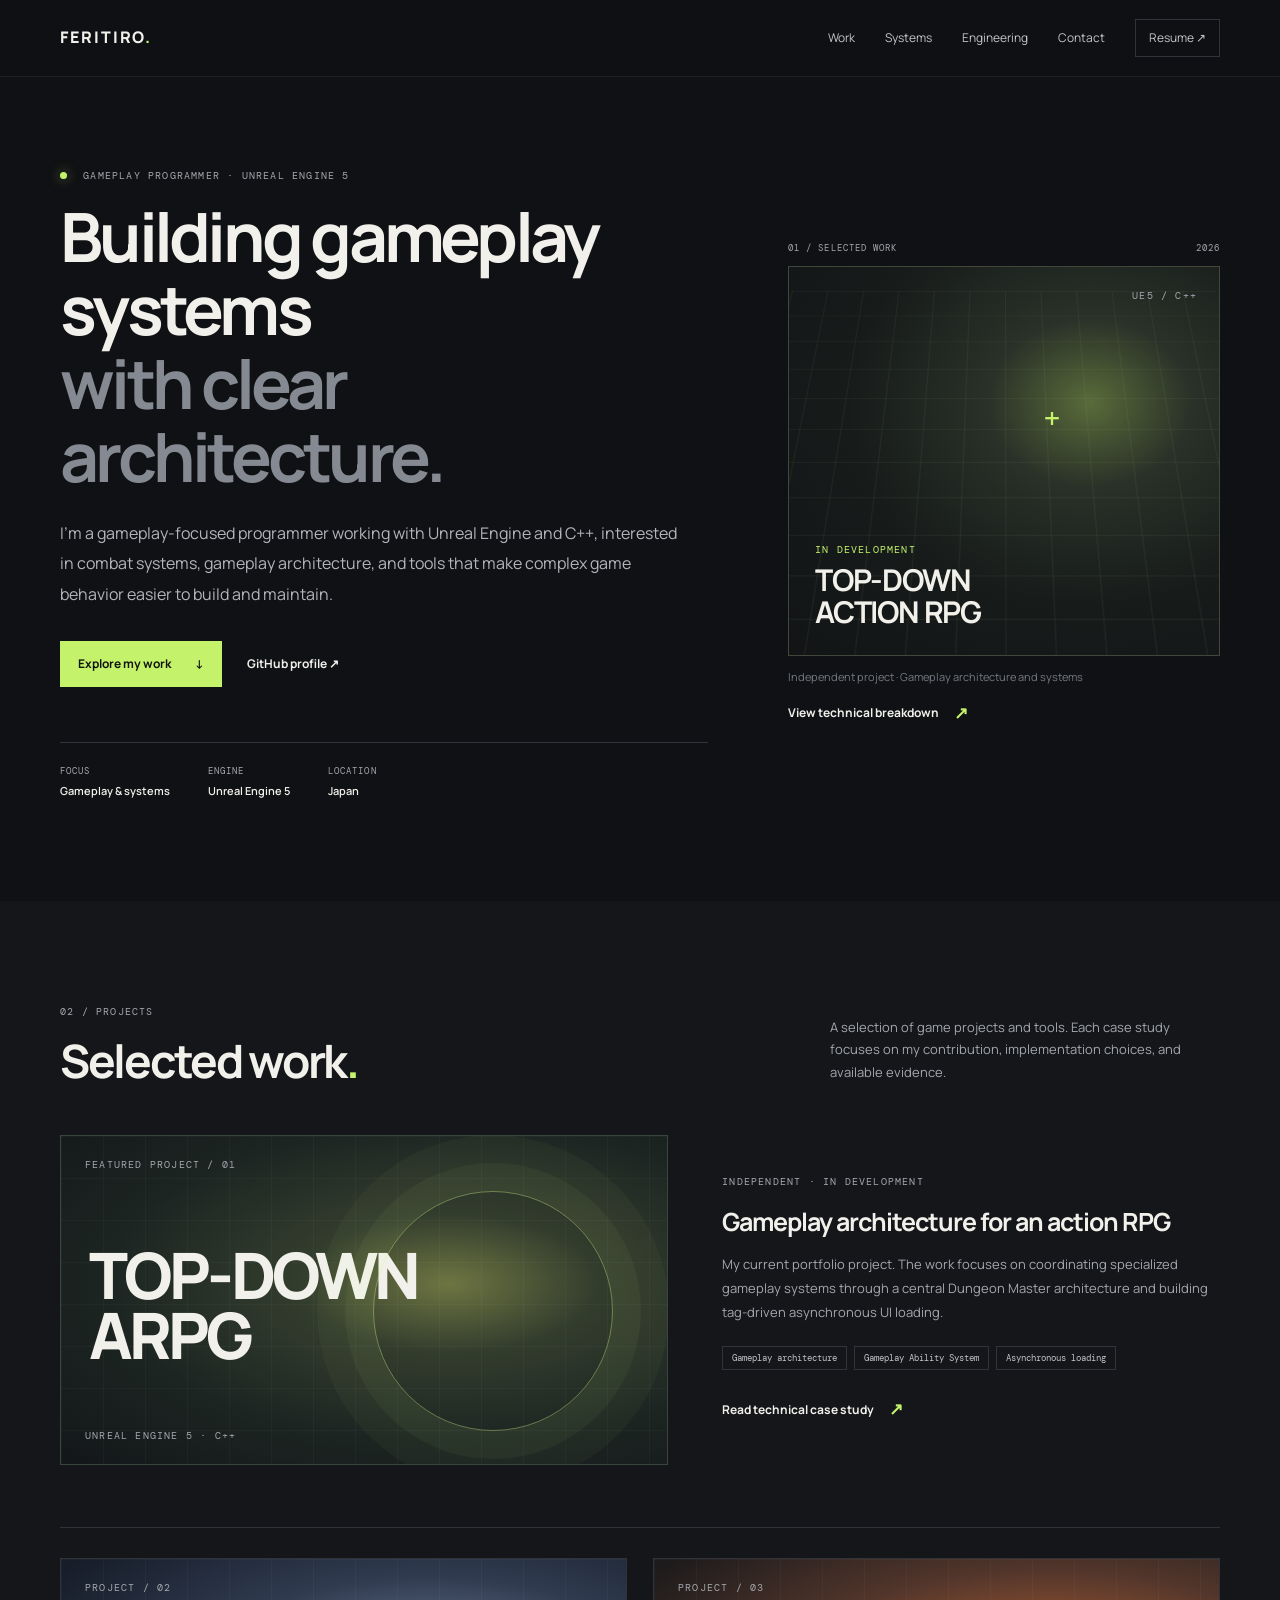
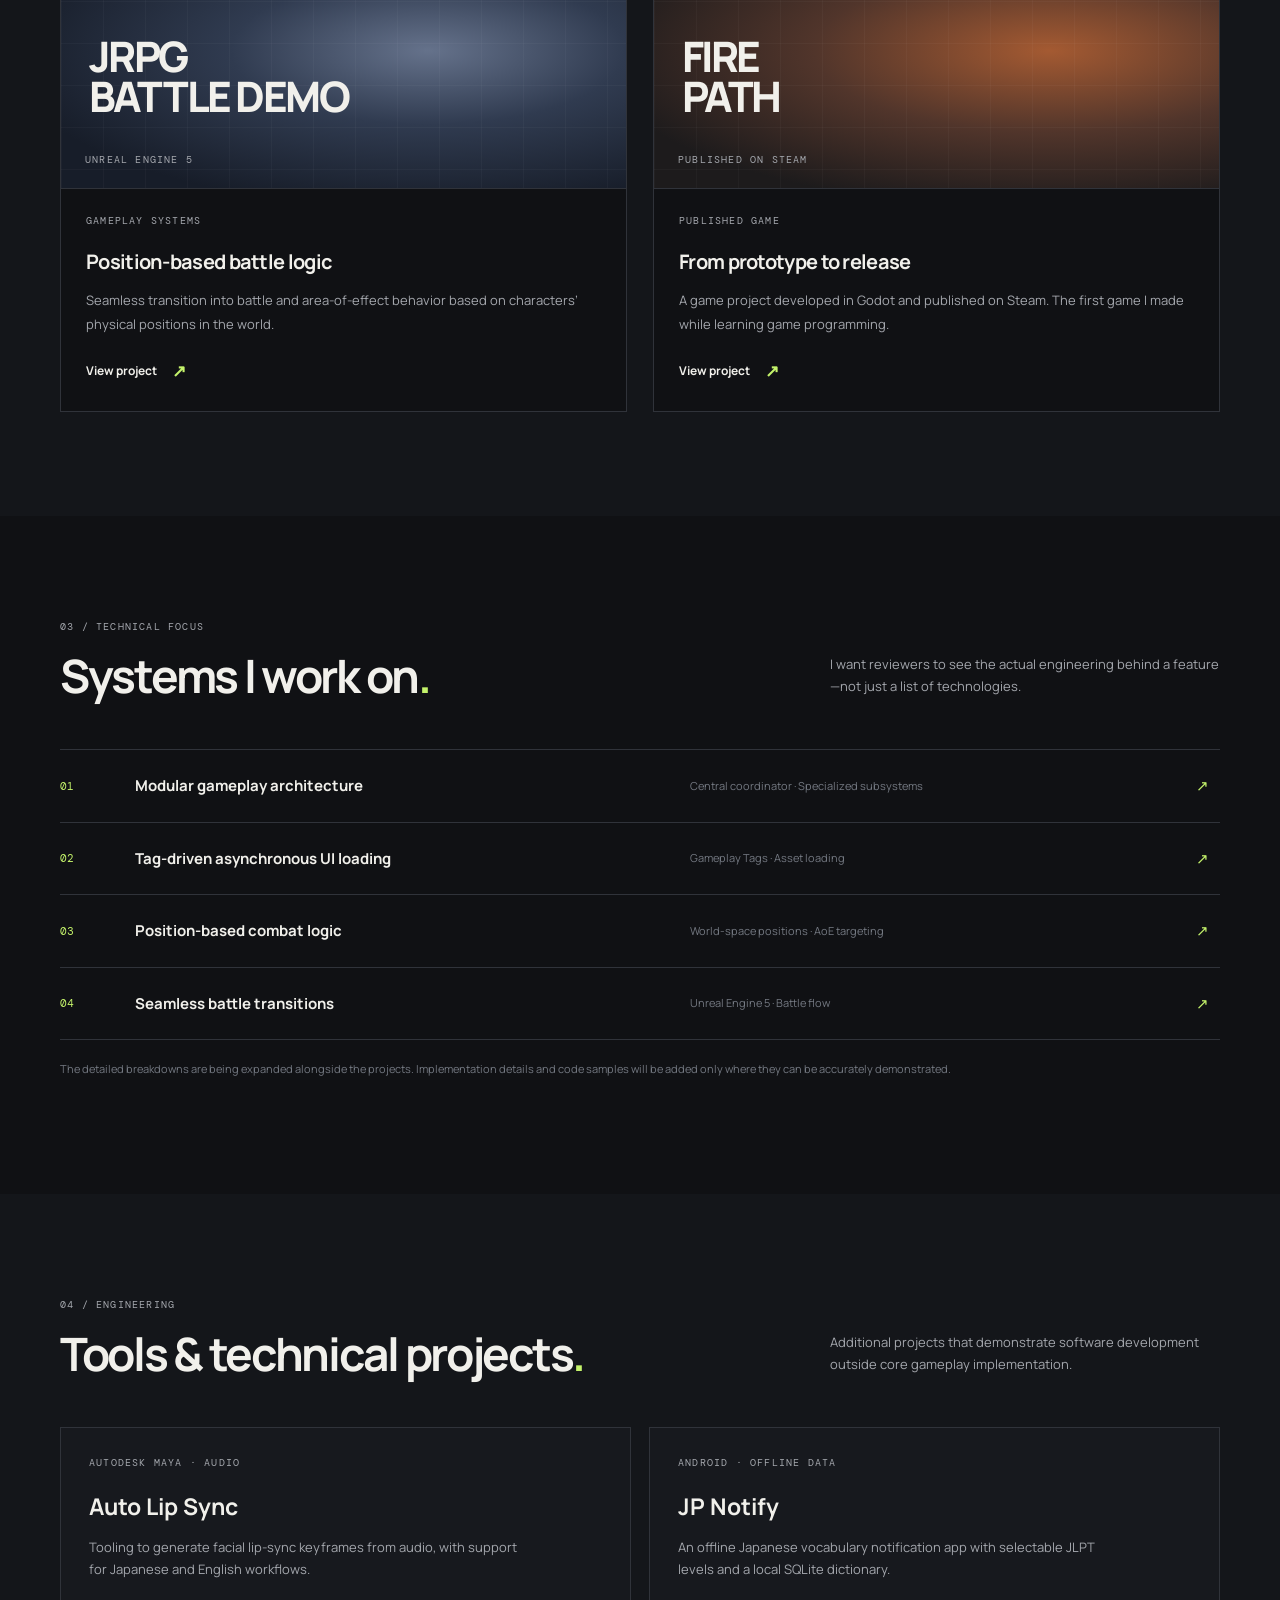
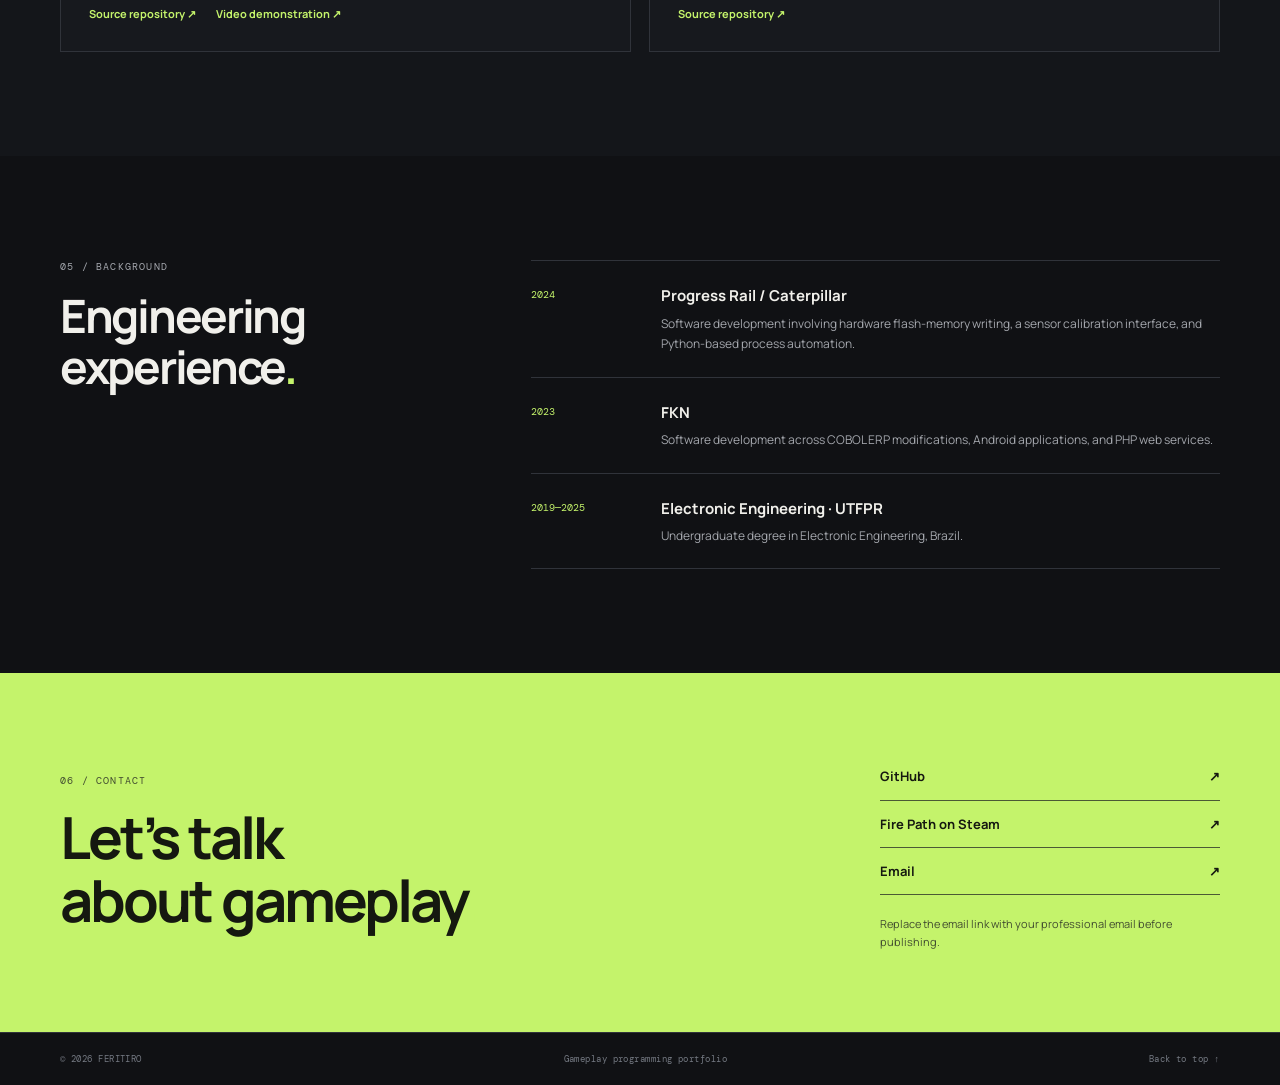
<file: index.html>
<!doctype html>
<html lang="en">
<head>
  <meta charset="utf-8">
  <meta name="viewport" content="width=device-width, initial-scale=1">
  <meta name="description" content="Gameplay programming portfolio of Feritiro — Unreal Engine, C++, gameplay architecture and systems.">
  <meta name="theme-color" content="#101114">
  <title>Feritiro — Gameplay Programmer</title>
  <link rel="preconnect" href="https://fonts.googleapis.com">
  <link rel="preconnect" href="https://fonts.gstatic.com" crossorigin>
  <link href="https://fonts.googleapis.com/css2?family=DM+Mono:wght@400;500&family=Manrope:wght@400;500;600;700;800&display=swap" rel="stylesheet">
  <link rel="stylesheet" href="css/main.css">
  <script src="js/main.js" defer></script>
</head>
<body>
  <a class="skip-link" href="#main">Skip to content</a>
  <header class="site-header">
    <div class="container header-inner">
      <a class="wordmark" href="index.html" aria-label="Feritiro home">FERITIRO<span>.</span></a>
      <button class="nav-toggle" aria-expanded="false" aria-controls="primary-nav" aria-label="Toggle navigation"><span></span><span></span></button>
      <nav id="primary-nav" class="primary-nav" aria-label="Main navigation">
        <a href="#work">Work</a>
        <a href="#systems">Systems</a>
        <a href="#engineering">Engineering</a>
        <a href="#contact">Contact</a>
        <a class="nav-resume" href="assets/Fernando_Nishimura_Resume.pdf" target="_blank" rel="noreferrer">Resume ↗</a>
      </nav>
    </div>
  </header>

  <main id="main">
    <section class="hero section">
      <div class="container hero-grid">
        <div class="hero-copy">
          <p class="eyebrow"><span class="status-dot"></span> GAMEPLAY PROGRAMMER · UNREAL ENGINE 5</p>
          <h1>Building gameplay systems<br><span class="muted">with clear architecture.</span></h1>
          <p class="hero-lede">I’m a gameplay-focused programmer working with Unreal Engine and C++, interested in combat systems, gameplay architecture, and tools that make complex game behavior easier to build and maintain.</p>
          <div class="hero-actions">
            <a class="button button-primary" href="#work">Explore my work <span>↓</span></a>
            <a class="text-link" href="https://github.com/feritiro" target="_blank" rel="noreferrer">GitHub profile ↗</a>
          </div>
          <div class="hero-meta">
            <div><span class="meta-label">FOCUS</span><strong>Gameplay & systems</strong></div>
            <div><span class="meta-label">ENGINE</span><strong>Unreal Engine 5</strong></div>
            <div><span class="meta-label">LOCATION</span><strong>Japan</strong></div>
          </div>
        </div>
        <aside class="hero-aside">
          <div class="aside-topline"><span>01 / SELECTED WORK</span><span>2026</span></div>
          <div class="hero-art art-arpg">
            <div class="art-grid"></div>
            <div class="art-crosshair">+</div>
            <div class="art-label"><span>IN DEVELOPMENT</span><strong>TOP-DOWN<br> ACTION RPG</strong></div>
            <div class="art-index">UE5 / C++</div>
          </div>
          <p class="aside-caption">Independent project · Gameplay architecture and systems</p>
          <a class="arrow-link" href="projects/arpg.html">View technical breakdown <span>↗</span></a>
        </aside>
      </div>
    </section>

    <section id="work" class="section work-section">
      <div class="container">
        <div class="section-heading">
          <div><p class="eyebrow">02 / PROJECTS</p><h2>Selected work<span class="accent">.</span></h2></div>
          <p class="section-intro">A selection of game projects and tools. Each case study focuses on my contribution, implementation choices, and available evidence.</p>
        </div>

        <article class="project-feature">
          <a class="project-visual visual-arpg" href="projects/arpg.html" aria-label="Open Top-down ARPG case study">
            <span class="visual-kicker">FEATURED PROJECT / 01</span>
            <span class="visual-title">TOP-DOWN<br>ARPG</span>
            <span class="visual-bottom">UNREAL ENGINE 5 <i>·</i> C++</span>
            <span class="visual-orbit"></span>
          </a>
          <div class="project-info">
            <p class="eyebrow">INDEPENDENT · IN DEVELOPMENT</p>
            <h3>Gameplay architecture for an action RPG</h3>
            <p>My current portfolio project. The work focuses on coordinating specialized gameplay systems through a central Dungeon Master architecture and building tag-driven asynchronous UI loading.</p>
            <ul class="tag-list"><li>Gameplay architecture</li><li>Gameplay Ability System</li><li>Asynchronous loading</li></ul>
            <a class="arrow-link" href="projects/arpg.html">Read technical case study <span>↗</span></a>
          </div>
        </article>

        <div class="project-grid">
          <article class="project-card">
            <a class="card-visual visual-jrpg" href="projects/jrpg.html" aria-label="Open JRPG battle demo case study">
              <span class="visual-kicker">PROJECT / 02</span><span class="visual-title">JRPG<br>BATTLE DEMO</span><span class="visual-bottom">UNREAL ENGINE 5</span>
            </a>
            <div class="card-body"><p class="eyebrow">GAMEPLAY SYSTEMS</p><h3>Position-based battle logic</h3><p>Seamless transition into battle and area-of-effect behavior based on characters’ physical positions in the world.</p><a class="arrow-link" href="projects/jrpg.html">View project <span>↗</span></a></div>
          </article>
          <article class="project-card">
            <a class="card-visual visual-fire" href="projects/fire-path.html" aria-label="Open Fire Path project">
              <span class="visual-kicker">PROJECT / 03</span><span class="visual-title">FIRE<br>PATH</span><span class="visual-bottom">PUBLISHED ON STEAM</span>
            </a>
            <div class="card-body"><p class="eyebrow">PUBLISHED GAME</p><h3>From prototype to release</h3><p>A game project developed in Godot and published on Steam. The first game I made while learning game programming.</p><a class="arrow-link" href="projects/fire-path.html">View project <span>↗</span></a></div>
          </article>
        </div>
      </div>
    </section>

    <section id="systems" class="section systems-section">
      <div class="container">
        <div class="section-heading">
          <div><p class="eyebrow">03 / TECHNICAL FOCUS</p><h2>Systems I work on<span class="accent">.</span></h2></div>
          <p class="section-intro">I want reviewers to see the actual engineering behind a feature—not just a list of technologies.</p>
        </div>
        <div class="systems-list">
          <a class="system-row" href="projects/arpg.html#dungeon-master"><span class="system-number">01</span><span class="system-name">Modular gameplay architecture</span><span class="system-detail">Central coordinator · Specialized subsystems</span><span class="system-arrow">↗</span></a>
          <a class="system-row" href="projects/arpg.html#ui-loading"><span class="system-number">02</span><span class="system-name">Tag-driven asynchronous UI loading</span><span class="system-detail">Gameplay Tags · Asset loading</span><span class="system-arrow">↗</span></a>
          <a class="system-row" href="projects/jrpg.html"><span class="system-number">03</span><span class="system-name">Position-based combat logic</span><span class="system-detail">World-space positions · AoE targeting</span><span class="system-arrow">↗</span></a>
          <a class="system-row" href="projects/jrpg.html"><span class="system-number">04</span><span class="system-name">Seamless battle transitions</span><span class="system-detail">Unreal Engine 5 · Battle flow</span><span class="system-arrow">↗</span></a>
        </div>
        <p class="note">The detailed breakdowns are being expanded alongside the projects. Implementation details and code samples will be added only where they can be accurately demonstrated.</p>
      </div>
    </section>

    <section id="engineering" class="section engineering-section">
      <div class="container">
        <div class="section-heading">
          <div><p class="eyebrow">04 / ENGINEERING</p><h2>Tools & technical projects<span class="accent">.</span></h2></div>
          <p class="section-intro">Additional projects that demonstrate software development outside core gameplay implementation.</p>
        </div>
        <div class="engineering-grid">
          <article class="engineering-card">
            <p class="eyebrow">AUTODESK MAYA · AUDIO</p><h3>Auto Lip Sync</h3>
            <p>Tooling to generate facial lip-sync keyframes from audio, with support for Japanese and English workflows.</p>
            <div class="link-stack"><a href="https://github.com/feritiro/Japanese_Auto_Lip_Sync_Maya" target="_blank" rel="noreferrer">Source repository ↗</a><a href="https://youtu.be/XVH0S4Lm_3M" target="_blank" rel="noreferrer">Video demonstration ↗</a></div>
          </article>
          <article class="engineering-card">
            <p class="eyebrow">ANDROID · OFFLINE DATA</p><h3>JP Notify</h3>
            <p>An offline Japanese vocabulary notification app with selectable JLPT levels and a local SQLite dictionary.</p>
            <div class="link-stack"><a href="https://github.com/feritiro/JapaneseDictionary-Notification-AndroidStudio" target="_blank" rel="noreferrer">Source repository ↗</a></div>
          </article>
        </div>
      </div>
    </section>

    <section class="section experience-section">
      <div class="container experience-layout">
        <div><p class="eyebrow">05 / BACKGROUND</p><h2>Engineering<br>experience<span class="accent">.</span></h2></div>
        <div class="experience-content">
          <div class="experience-item"><span class="experience-date">2024</span><div><h3>Progress Rail / Caterpillar</h3><p>Software development involving hardware flash-memory writing, a sensor calibration interface, and Python-based process automation.</p></div></div>
          <div class="experience-item"><span class="experience-date">2023</span><div><h3>FKN</h3><p>Software development across COBOL ERP modifications, Android applications, and PHP web services.</p></div></div>
          <div class="experience-item"><span class="experience-date">2019—2025</span><div><h3>Electronic Engineering · UTFPR</h3><p>Undergraduate degree in Electronic Engineering, Brazil.</p></div></div>
        </div>
      </div>
    </section>

    <section id="contact" class="section contact-section">
      <div class="container contact-inner">
        <div><p class="eyebrow">06 / CONTACT</p><h2>Let’s talk<br>about gameplay<span class="accent">.</span></h2></div>
        <div class="contact-links">
          <a href="https://github.com/feritiro" target="_blank" rel="noreferrer">GitHub <span>↗</span></a>
          <a href="https://store.steampowered.com/app/2848160/Fire_Path" target="_blank" rel="noreferrer">Fire Path on Steam <span>↗</span></a>
          <a href="mailto:">Email <span>↗</span></a>
          <p class="note">Replace the email link with your professional email before publishing.</p>
        </div>
      </div>
    </section>
  </main>

  <footer class="site-footer"><div class="container footer-inner"><span>© <span id="year"></span> FERITIRO</span><span>Gameplay programming portfolio</span><a href="#top">Back to top ↑</a></div></footer>
</body>
</html>
</file>
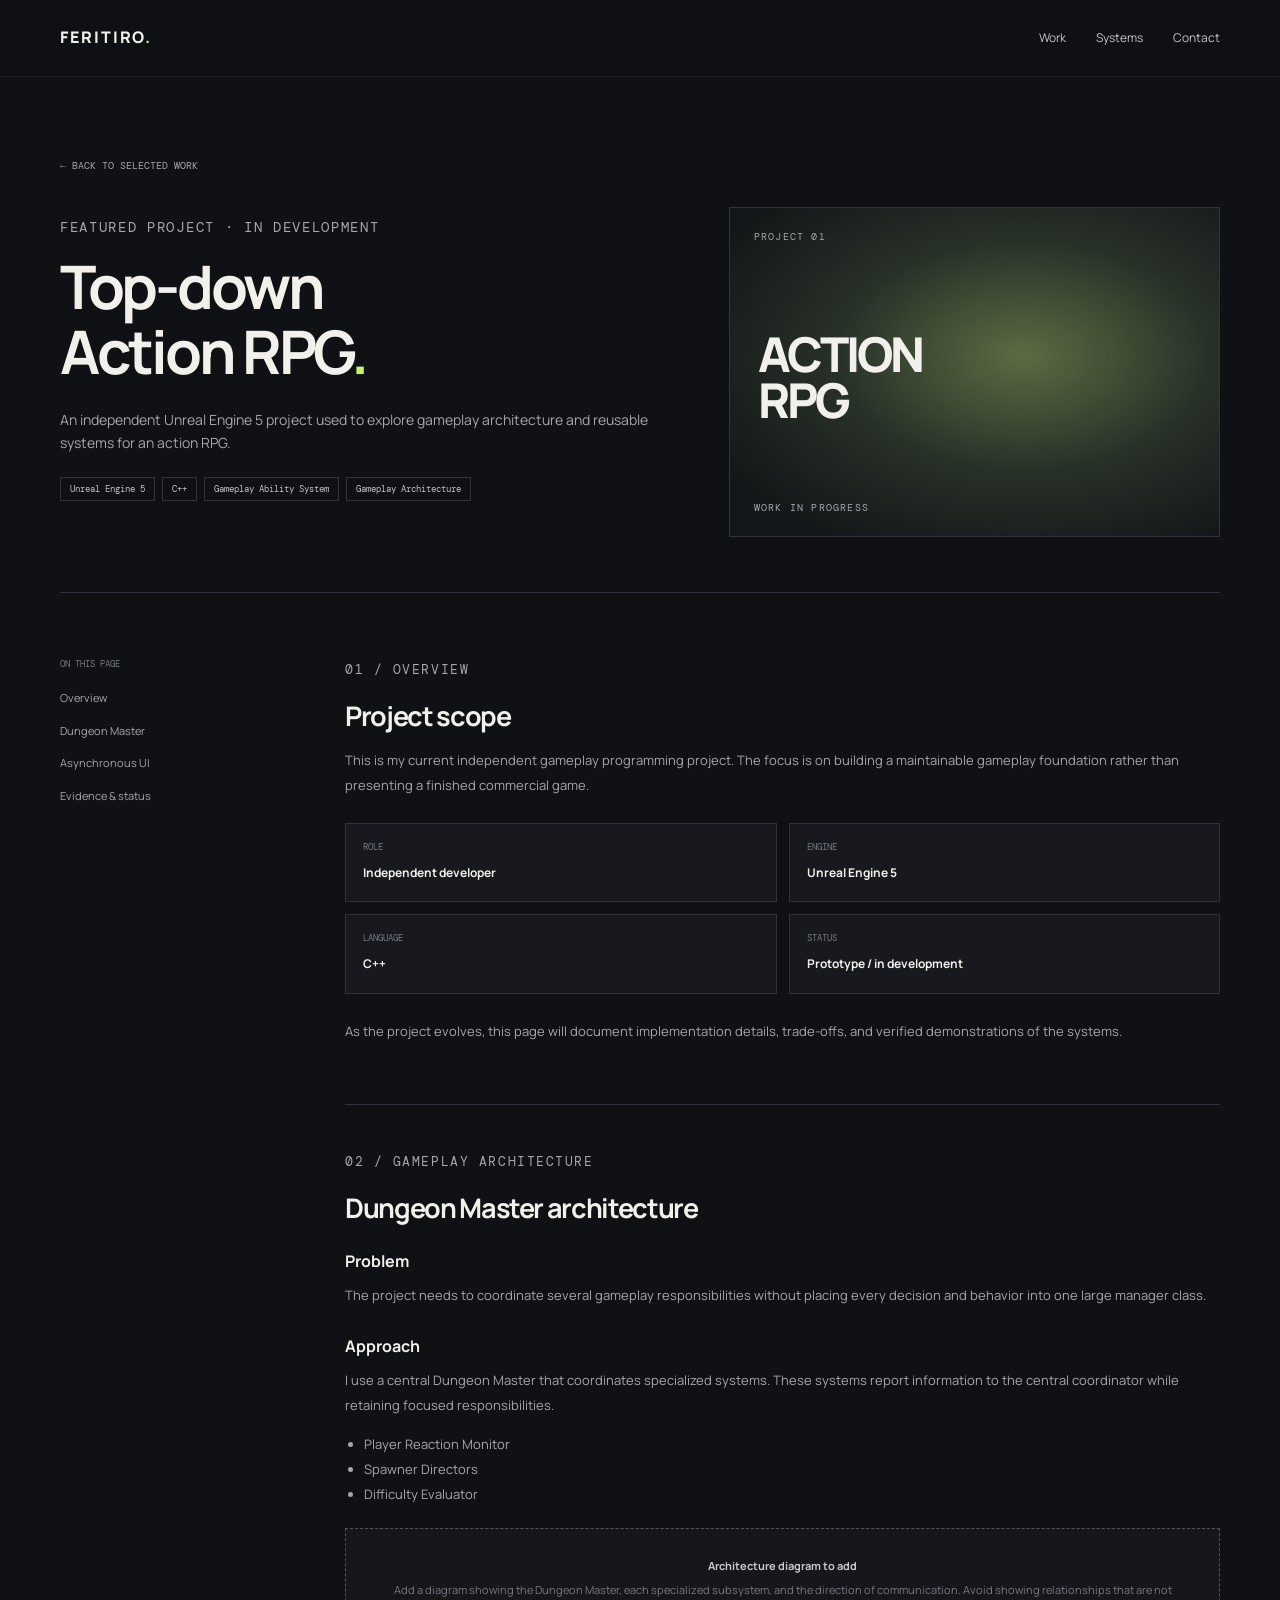
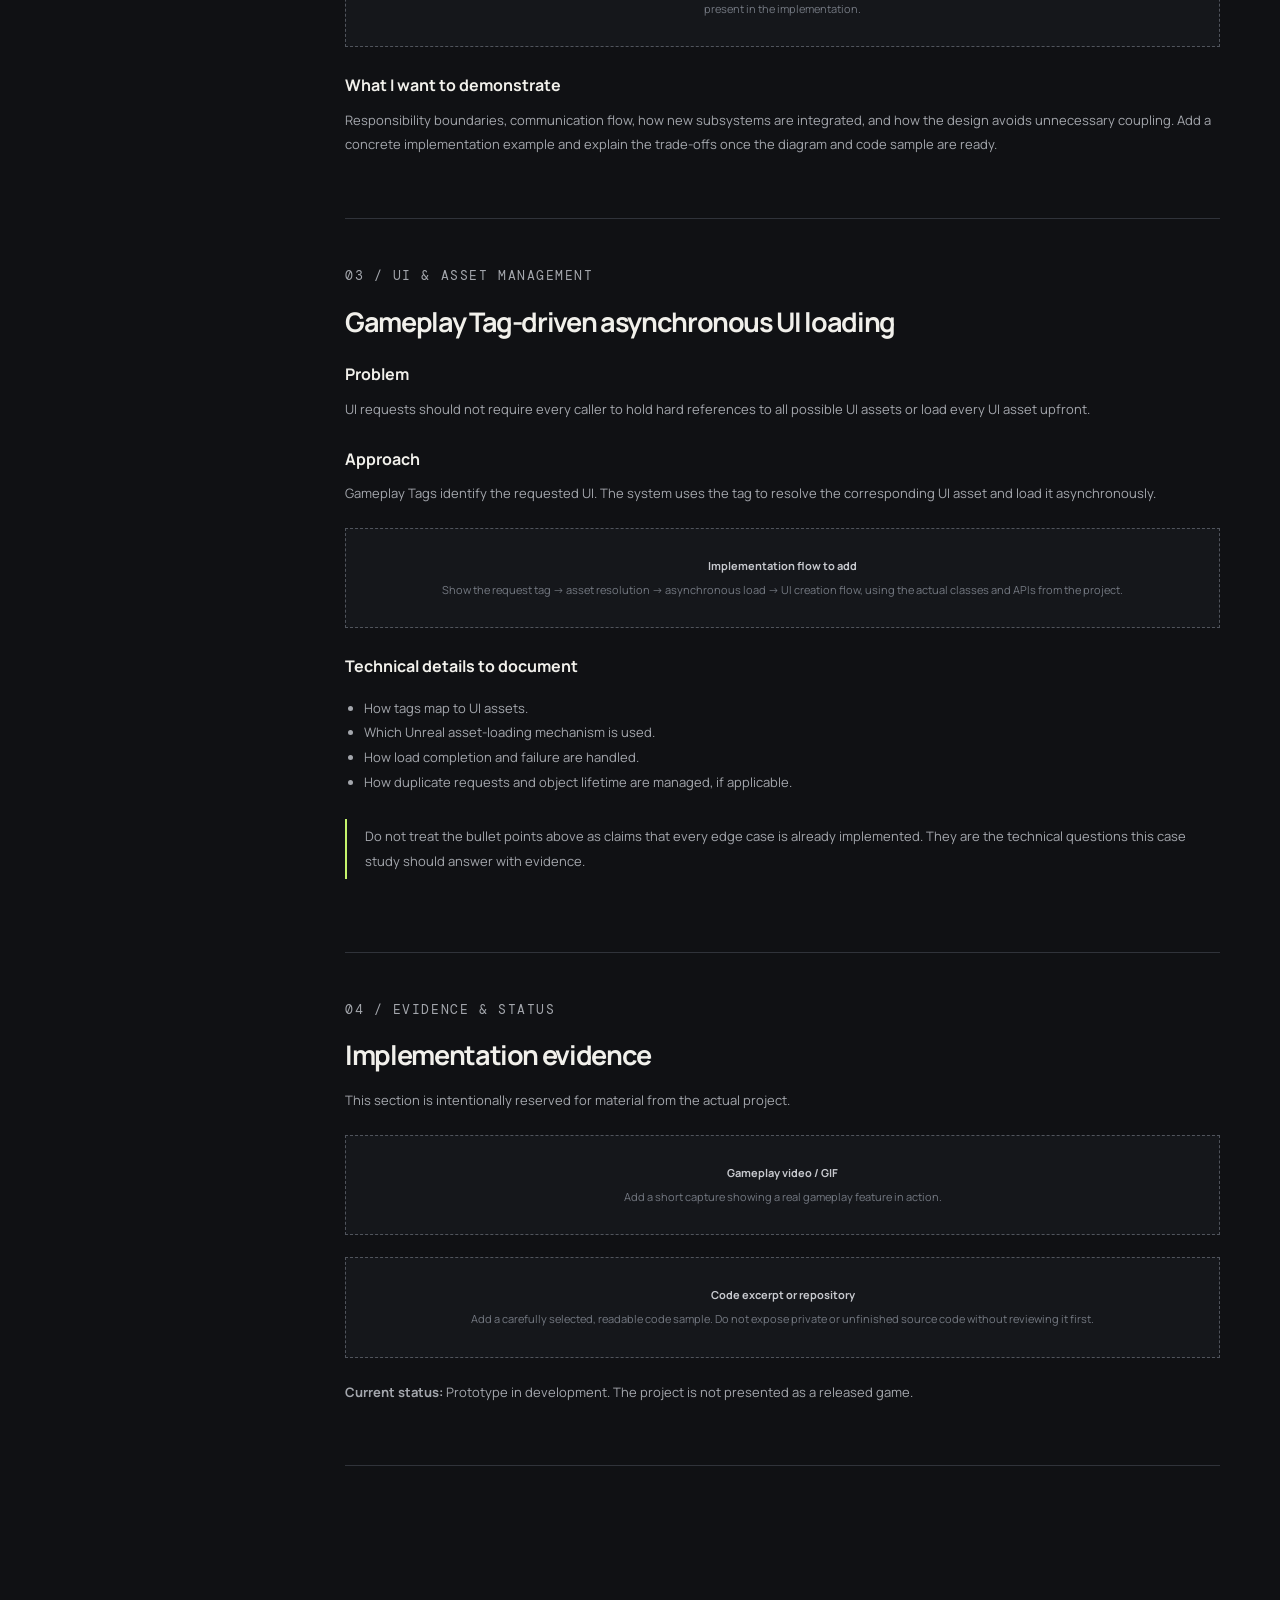
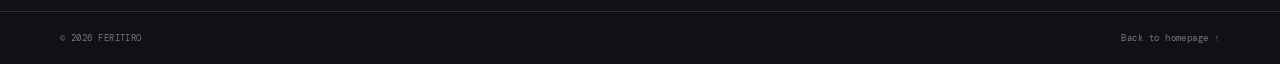
<file: projects/arpg.html>
<!doctype html>
<html lang="en"><head><meta charset="utf-8"><meta name="viewport" content="width=device-width, initial-scale=1"><meta name="description" content="Technical case study: an independent Unreal Engine 5 top-down action RPG."><title>Top-down ARPG — Feritiro</title><link rel="preconnect" href="https://fonts.googleapis.com"><link rel="preconnect" href="https://fonts.gstatic.com" crossorigin><link href="https://fonts.googleapis.com/css2?family=DM+Mono:wght@400;500&family=Manrope:wght@400;500;600;700;800&display=swap" rel="stylesheet"><link rel="stylesheet" href="../css/main.css"><script src="../js/main.js" defer></script></head>
<body><header class="site-header"><div class="container header-inner"><a class="wordmark" href="../index.html">FERITIRO<span>.</span></a><nav class="primary-nav"><a href="../index.html#work">Work</a><a href="../index.html#systems">Systems</a><a href="../index.html#contact">Contact</a></nav></div></header>
<main class="container project-page"><a class="back-link" href="../index.html#work">← BACK TO SELECTED WORK</a>
<div class="project-hero"><div><p class="eyebrow">FEATURED PROJECT · IN DEVELOPMENT</p><h1>Top-down<br>Action RPG<span class="accent">.</span></h1><p>An independent Unreal Engine 5 project used to explore gameplay architecture and reusable systems for an action RPG.</p><ul class="tag-list"><li>Unreal Engine 5</li><li>C++</li><li>Gameplay Ability System</li><li>Gameplay Architecture</li></ul></div><div class="project-hero-art"><span class="visual-kicker">PROJECT 01</span><span class="visual-title">ACTION<br>RPG</span><span class="visual-bottom">WORK IN PROGRESS</span></div></div>
<div class="case-grid"><aside class="case-sidebar"><span>ON THIS PAGE</span><a href="#overview">Overview</a><a href="#dungeon-master">Dungeon Master</a><a href="#ui-loading">Asynchronous UI</a><a href="#evidence">Evidence & status</a></aside>
<div class="case-content">
<section id="overview"><p class="eyebrow">01 / OVERVIEW</p><h2>Project scope</h2><p>This is my current independent gameplay programming project. The focus is on building a maintainable gameplay foundation rather than presenting a finished commercial game.</p><div class="fact-grid"><div class="fact"><span>ROLE</span><strong>Independent developer</strong></div><div class="fact"><span>ENGINE</span><strong>Unreal Engine 5</strong></div><div class="fact"><span>LANGUAGE</span><strong>C++</strong></div><div class="fact"><span>STATUS</span><strong>Prototype / in development</strong></div></div><p>As the project evolves, this page will document implementation details, trade-offs, and verified demonstrations of the systems.</p></section>
<section id="dungeon-master"><p class="eyebrow">02 / GAMEPLAY ARCHITECTURE</p><h2>Dungeon Master architecture</h2><h3>Problem</h3><p>The project needs to coordinate several gameplay responsibilities without placing every decision and behavior into one large manager class.</p><h3>Approach</h3><p>I use a central Dungeon Master that coordinates specialized systems. These systems report information to the central coordinator while retaining focused responsibilities.</p><ul><li>Player Reaction Monitor</li><li>Spawner Directors</li><li>Difficulty Evaluator</li></ul><div class="evidence-placeholder"><strong>Architecture diagram to add</strong>Add a diagram showing the Dungeon Master, each specialized subsystem, and the direction of communication. Avoid showing relationships that are not present in the implementation.</div><h3>What I want to demonstrate</h3><p>Responsibility boundaries, communication flow, how new subsystems are integrated, and how the design avoids unnecessary coupling. Add a concrete implementation example and explain the trade-offs once the diagram and code sample are ready.</p></section>
<section id="ui-loading"><p class="eyebrow">03 / UI & ASSET MANAGEMENT</p><h2>Gameplay Tag-driven asynchronous UI loading</h2><h3>Problem</h3><p>UI requests should not require every caller to hold hard references to all possible UI assets or load every UI asset upfront.</p><h3>Approach</h3><p>Gameplay Tags identify the requested UI. The system uses the tag to resolve the corresponding UI asset and load it asynchronously.</p><div class="evidence-placeholder"><strong>Implementation flow to add</strong>Show the request tag → asset resolution → asynchronous load → UI creation flow, using the actual classes and APIs from the project.</div><h3>Technical details to document</h3><ul><li>How tags map to UI assets.</li><li>Which Unreal asset-loading mechanism is used.</li><li>How load completion and failure are handled.</li><li>How duplicate requests and object lifetime are managed, if applicable.</li></ul><p class="case-callout">Do not treat the bullet points above as claims that every edge case is already implemented. They are the technical questions this case study should answer with evidence.</p></section>
<section id="evidence"><p class="eyebrow">04 / EVIDENCE & STATUS</p><h2>Implementation evidence</h2><p>This section is intentionally reserved for material from the actual project.</p><div class="evidence-placeholder"><strong>Gameplay video / GIF</strong>Add a short capture showing a real gameplay feature in action.</div><div class="evidence-placeholder"><strong>Code excerpt or repository</strong>Add a carefully selected, readable code sample. Do not expose private or unfinished source code without reviewing it first.</div><p><strong>Current status:</strong> Prototype in development. The project is not presented as a released game.</p></section>
</div></div></main><footer class="site-footer"><div class="container footer-inner"><span>© <span id="year"></span> FERITIRO</span><a href="../index.html">Back to homepage ↑</a></div></footer></body></html>
</file>
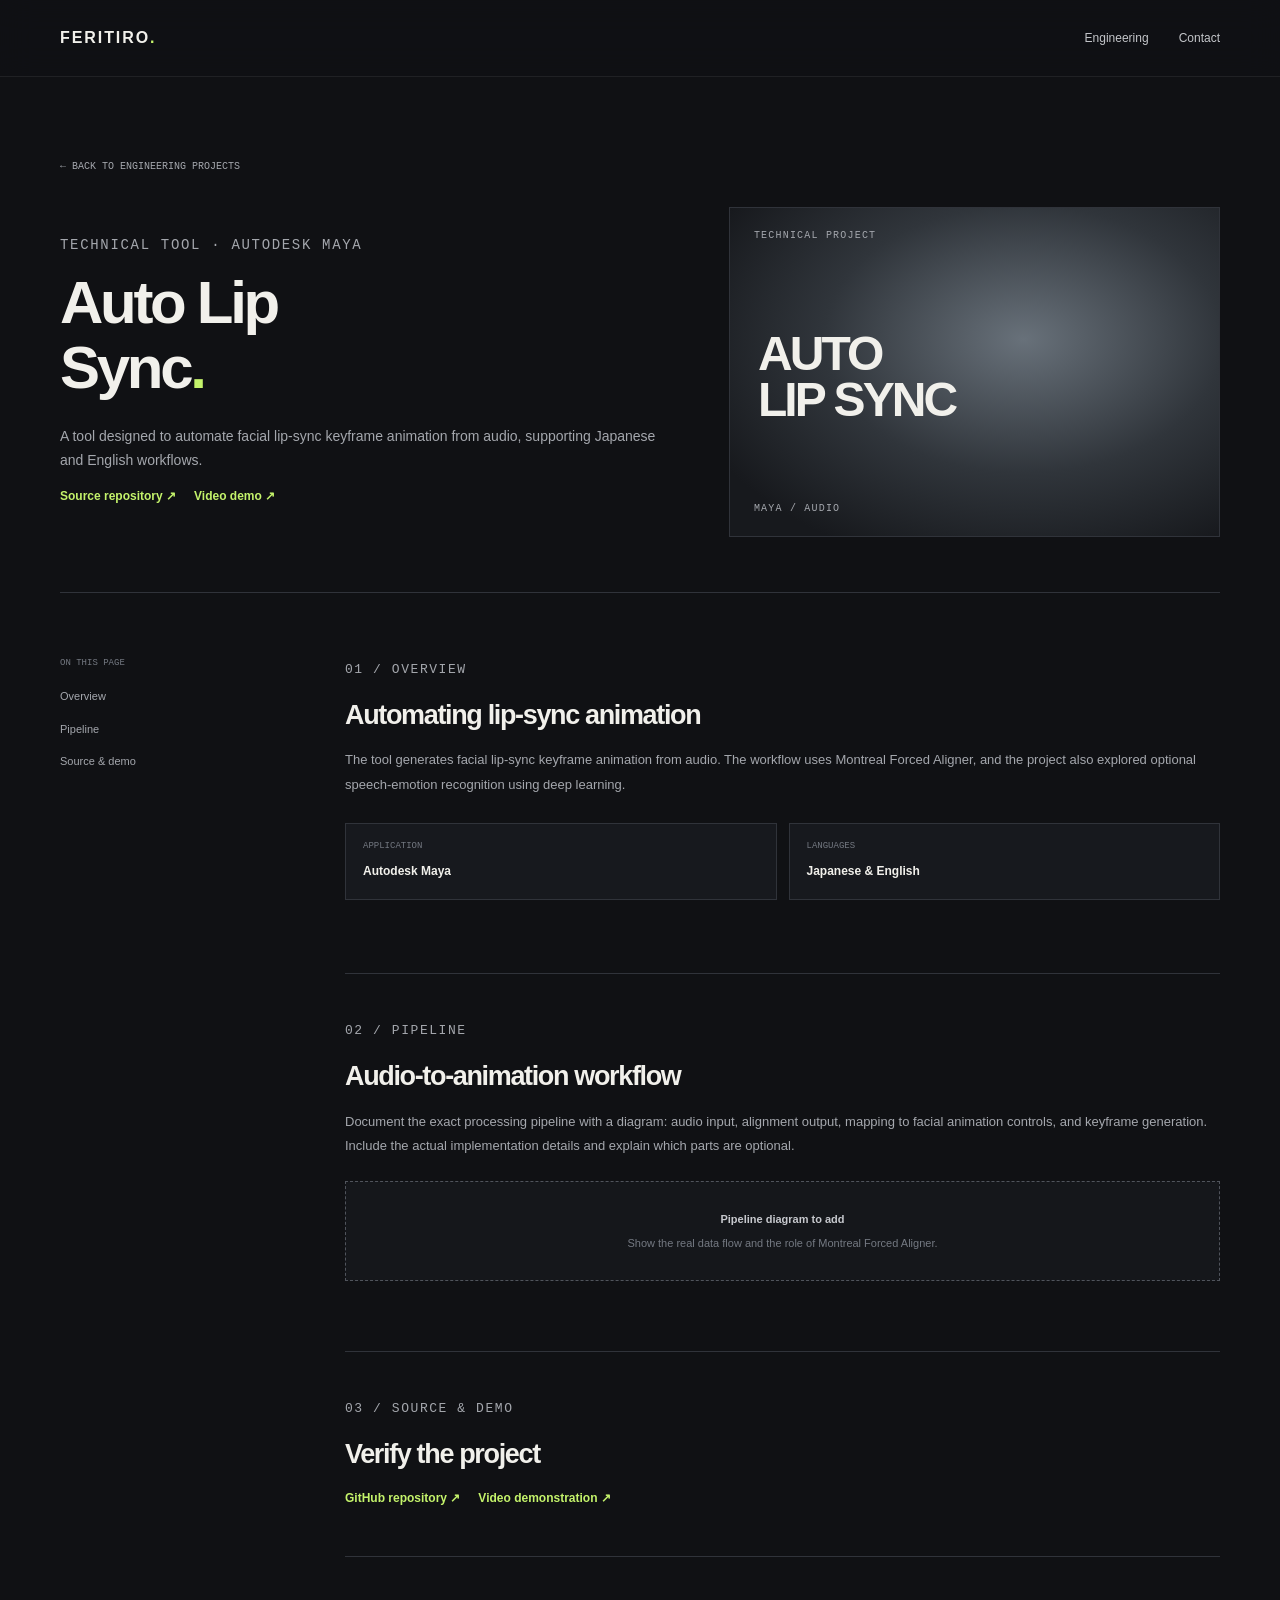
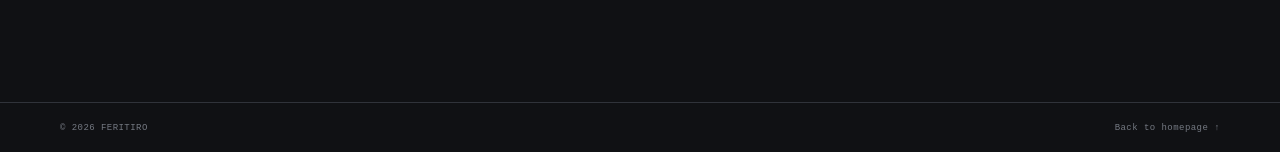
<file: projects/auto-lip-sync.html>
<!doctype html>
<html lang="en"><head><meta charset="utf-8"><meta name="viewport" content="width=device-width, initial-scale=1"><title>Auto Lip Sync — Feritiro</title><link rel="stylesheet" href="../css/main.css"><script src="../js/main.js" defer></script></head><body><header class="site-header"><div class="container header-inner"><a class="wordmark" href="../index.html">FERITIRO<span>.</span></a><nav class="primary-nav"><a href="../index.html#engineering">Engineering</a><a href="../index.html#contact">Contact</a></nav></div></header><main class="container project-page"><a class="back-link" href="../index.html#engineering">← BACK TO ENGINEERING PROJECTS</a><div class="project-hero"><div><p class="eyebrow">TECHNICAL TOOL · AUTODESK MAYA</p><h1>Auto Lip<br>Sync<span class="accent">.</span></h1><p>A tool designed to automate facial lip-sync keyframe animation from audio, supporting Japanese and English workflows.</p><div class="project-links"><a href="https://github.com/feritiro/Japanese_Auto_Lip_Sync_Maya" target="_blank" rel="noreferrer">Source repository ↗</a><a href="https://youtu.be/XVH0S4Lm_3M" target="_blank" rel="noreferrer">Video demo ↗</a></div></div><div class="project-hero-art" style="background:radial-gradient(ellipse at 60% 40%,#68717a,#30353b 48%,#17191d 85%)"><span class="visual-kicker">TECHNICAL PROJECT</span><span class="visual-title">AUTO<br>LIP SYNC</span><span class="visual-bottom">MAYA / AUDIO</span></div></div><div class="case-grid"><aside class="case-sidebar"><span>ON THIS PAGE</span><a href="#overview">Overview</a><a href="#pipeline">Pipeline</a><a href="#links">Source & demo</a></aside><div class="case-content"><section id="overview"><p class="eyebrow">01 / OVERVIEW</p><h2>Automating lip-sync animation</h2><p>The tool generates facial lip-sync keyframe animation from audio. The workflow uses Montreal Forced Aligner, and the project also explored optional speech-emotion recognition using deep learning.</p><div class="fact-grid"><div class="fact"><span>APPLICATION</span><strong>Autodesk Maya</strong></div><div class="fact"><span>LANGUAGES</span><strong>Japanese & English</strong></div></div></section><section id="pipeline"><p class="eyebrow">02 / PIPELINE</p><h2>Audio-to-animation workflow</h2><p>Document the exact processing pipeline with a diagram: audio input, alignment output, mapping to facial animation controls, and keyframe generation. Include the actual implementation details and explain which parts are optional.</p><div class="evidence-placeholder"><strong>Pipeline diagram to add</strong>Show the real data flow and the role of Montreal Forced Aligner.</div></section><section id="links"><p class="eyebrow">03 / SOURCE & DEMO</p><h2>Verify the project</h2><div class="project-links"><a href="https://github.com/feritiro/Japanese_Auto_Lip_Sync_Maya" target="_blank" rel="noreferrer">GitHub repository ↗</a><a href="https://youtu.be/XVH0S4Lm_3M" target="_blank" rel="noreferrer">Video demonstration ↗</a></div></section></div></div></main><footer class="site-footer"><div class="container footer-inner"><span>© <span id="year"></span> FERITIRO</span><a href="../index.html">Back to homepage ↑</a></div></footer></body></html>
</file>
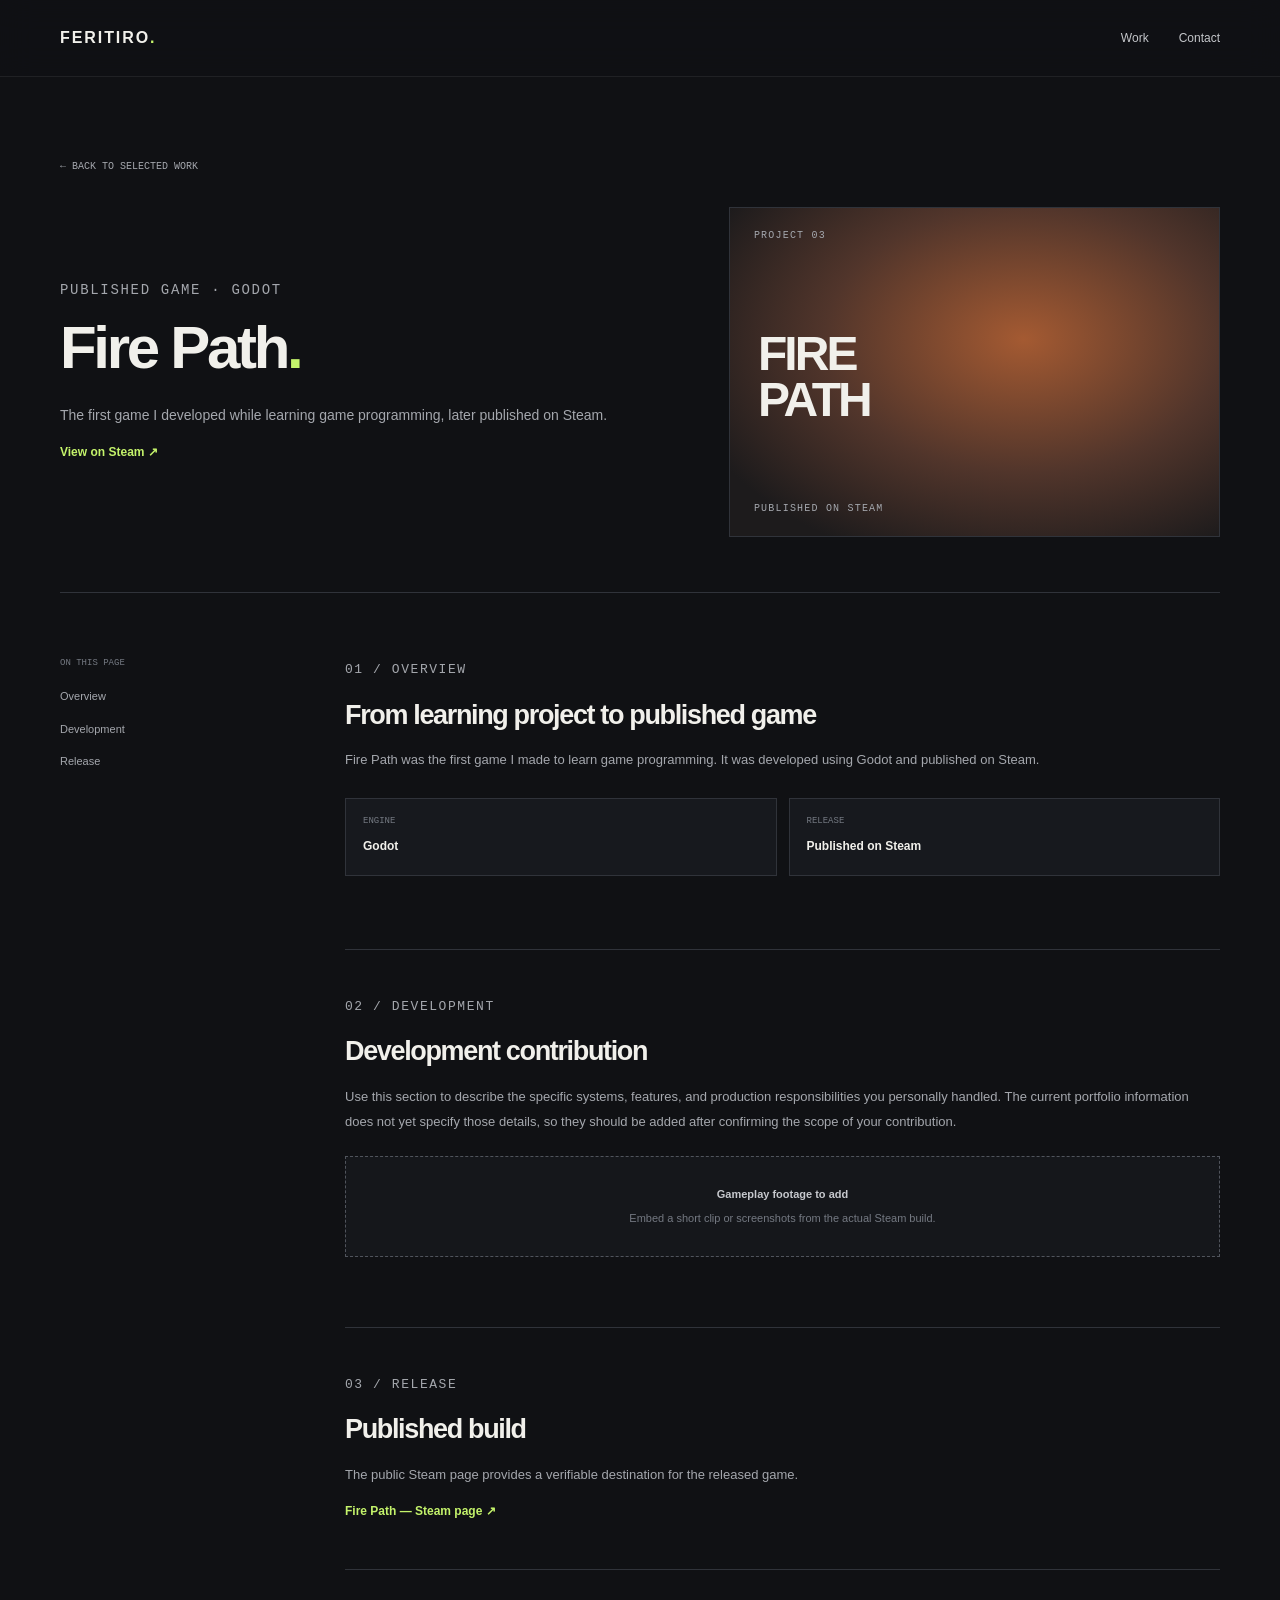
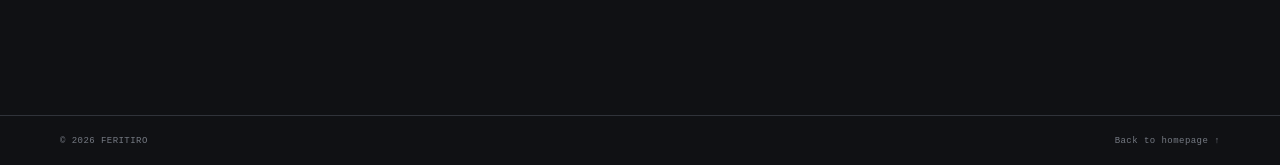
<file: projects/fire-path.html>
<!doctype html>
<html lang="en"><head><meta charset="utf-8"><meta name="viewport" content="width=device-width, initial-scale=1"><title>Fire Path — Feritiro</title><link rel="stylesheet" href="../css/main.css"><script src="../js/main.js" defer></script></head><body><header class="site-header"><div class="container header-inner"><a class="wordmark" href="../index.html">FERITIRO<span>.</span></a><nav class="primary-nav"><a href="../index.html#work">Work</a><a href="../index.html#contact">Contact</a></nav></div></header><main class="container project-page"><a class="back-link" href="../index.html#work">← BACK TO SELECTED WORK</a><div class="project-hero"><div><p class="eyebrow">PUBLISHED GAME · GODOT</p><h1>Fire Path<span class="accent">.</span></h1><p>The first game I developed while learning game programming, later published on Steam.</p><div class="project-links"><a href="https://store.steampowered.com/app/2848160/Fire_Path" target="_blank" rel="noreferrer">View on Steam ↗</a></div></div><div class="project-hero-art" style="background:radial-gradient(ellipse at 60% 40%,#a45a32,#51352b 48%,#1d1b1c 85%)"><span class="visual-kicker">PROJECT 03</span><span class="visual-title">FIRE<br>PATH</span><span class="visual-bottom">PUBLISHED ON STEAM</span></div></div><div class="case-grid"><aside class="case-sidebar"><span>ON THIS PAGE</span><a href="#overview">Overview</a><a href="#contribution">Development</a><a href="#release">Release</a></aside><div class="case-content"><section id="overview"><p class="eyebrow">01 / OVERVIEW</p><h2>From learning project to published game</h2><p>Fire Path was the first game I made to learn game programming. It was developed using Godot and published on Steam.</p><div class="fact-grid"><div class="fact"><span>ENGINE</span><strong>Godot</strong></div><div class="fact"><span>RELEASE</span><strong>Published on Steam</strong></div></div></section><section id="contribution"><p class="eyebrow">02 / DEVELOPMENT</p><h2>Development contribution</h2><p>Use this section to describe the specific systems, features, and production responsibilities you personally handled. The current portfolio information does not yet specify those details, so they should be added after confirming the scope of your contribution.</p><div class="evidence-placeholder"><strong>Gameplay footage to add</strong>Embed a short clip or screenshots from the actual Steam build.</div></section><section id="release"><p class="eyebrow">03 / RELEASE</p><h2>Published build</h2><p>The public Steam page provides a verifiable destination for the released game.</p><div class="project-links"><a href="https://store.steampowered.com/app/2848160/Fire_Path" target="_blank" rel="noreferrer">Fire Path — Steam page ↗</a></div></section></div></div></main><footer class="site-footer"><div class="container footer-inner"><span>© <span id="year"></span> FERITIRO</span><a href="../index.html">Back to homepage ↑</a></div></footer></body></html>
</file>
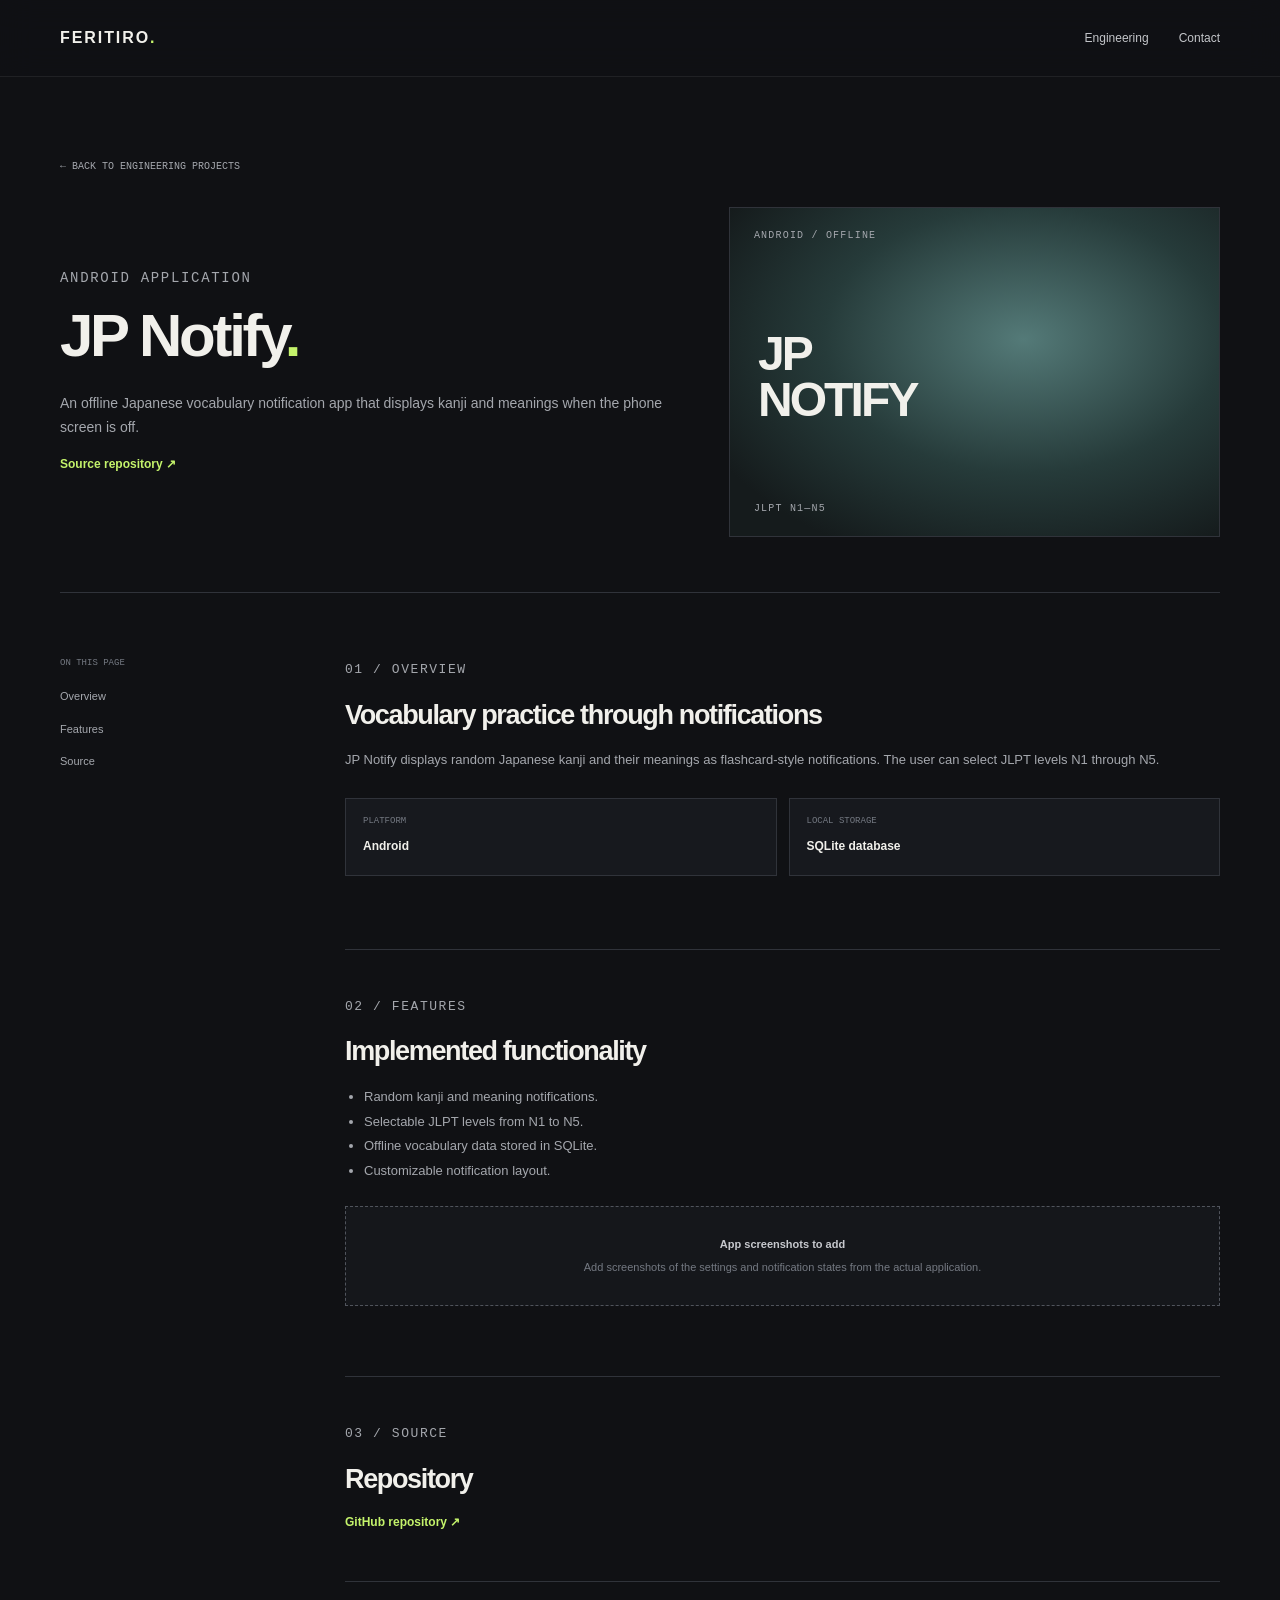
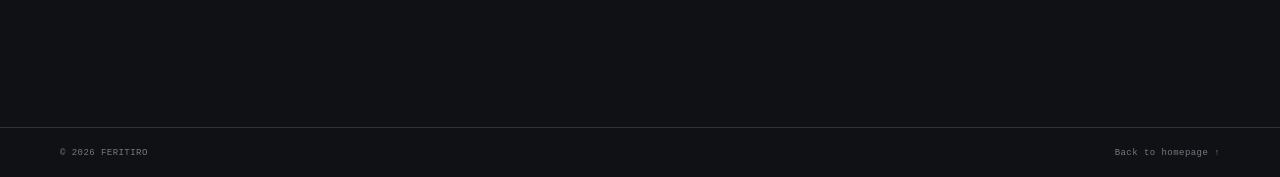
<file: projects/jp-notify.html>
<!doctype html>
<html lang="en"><head><meta charset="utf-8"><meta name="viewport" content="width=device-width, initial-scale=1"><title>JP Notify — Feritiro</title><link rel="stylesheet" href="../css/main.css"><script src="../js/main.js" defer></script></head><body><header class="site-header"><div class="container header-inner"><a class="wordmark" href="../index.html">FERITIRO<span>.</span></a><nav class="primary-nav"><a href="../index.html#engineering">Engineering</a><a href="../index.html#contact">Contact</a></nav></div></header><main class="container project-page"><a class="back-link" href="../index.html#engineering">← BACK TO ENGINEERING PROJECTS</a><div class="project-hero"><div><p class="eyebrow">ANDROID APPLICATION</p><h1>JP Notify<span class="accent">.</span></h1><p>An offline Japanese vocabulary notification app that displays kanji and meanings when the phone screen is off.</p><div class="project-links"><a href="https://github.com/feritiro/JapaneseDictionary-Notification-AndroidStudio" target="_blank" rel="noreferrer">Source repository ↗</a></div></div><div class="project-hero-art" style="background:radial-gradient(ellipse at 60% 40%,#547a78,#263b3a 48%,#151b1c 85%)"><span class="visual-kicker">ANDROID / OFFLINE</span><span class="visual-title">JP<br>NOTIFY</span><span class="visual-bottom">JLPT N1—N5</span></div></div><div class="case-grid"><aside class="case-sidebar"><span>ON THIS PAGE</span><a href="#overview">Overview</a><a href="#features">Features</a><a href="#source">Source</a></aside><div class="case-content"><section id="overview"><p class="eyebrow">01 / OVERVIEW</p><h2>Vocabulary practice through notifications</h2><p>JP Notify displays random Japanese kanji and their meanings as flashcard-style notifications. The user can select JLPT levels N1 through N5.</p><div class="fact-grid"><div class="fact"><span>PLATFORM</span><strong>Android</strong></div><div class="fact"><span>LOCAL STORAGE</span><strong>SQLite database</strong></div></div></section><section id="features"><p class="eyebrow">02 / FEATURES</p><h2>Implemented functionality</h2><ul><li>Random kanji and meaning notifications.</li><li>Selectable JLPT levels from N1 to N5.</li><li>Offline vocabulary data stored in SQLite.</li><li>Customizable notification layout.</li></ul><div class="evidence-placeholder"><strong>App screenshots to add</strong>Add screenshots of the settings and notification states from the actual application.</div></section><section id="source"><p class="eyebrow">03 / SOURCE</p><h2>Repository</h2><div class="project-links"><a href="https://github.com/feritiro/JapaneseDictionary-Notification-AndroidStudio" target="_blank" rel="noreferrer">GitHub repository ↗</a></div></section></div></div></main><footer class="site-footer"><div class="container footer-inner"><span>© <span id="year"></span> FERITIRO</span><a href="../index.html">Back to homepage ↑</a></div></footer></body></html>
</file>
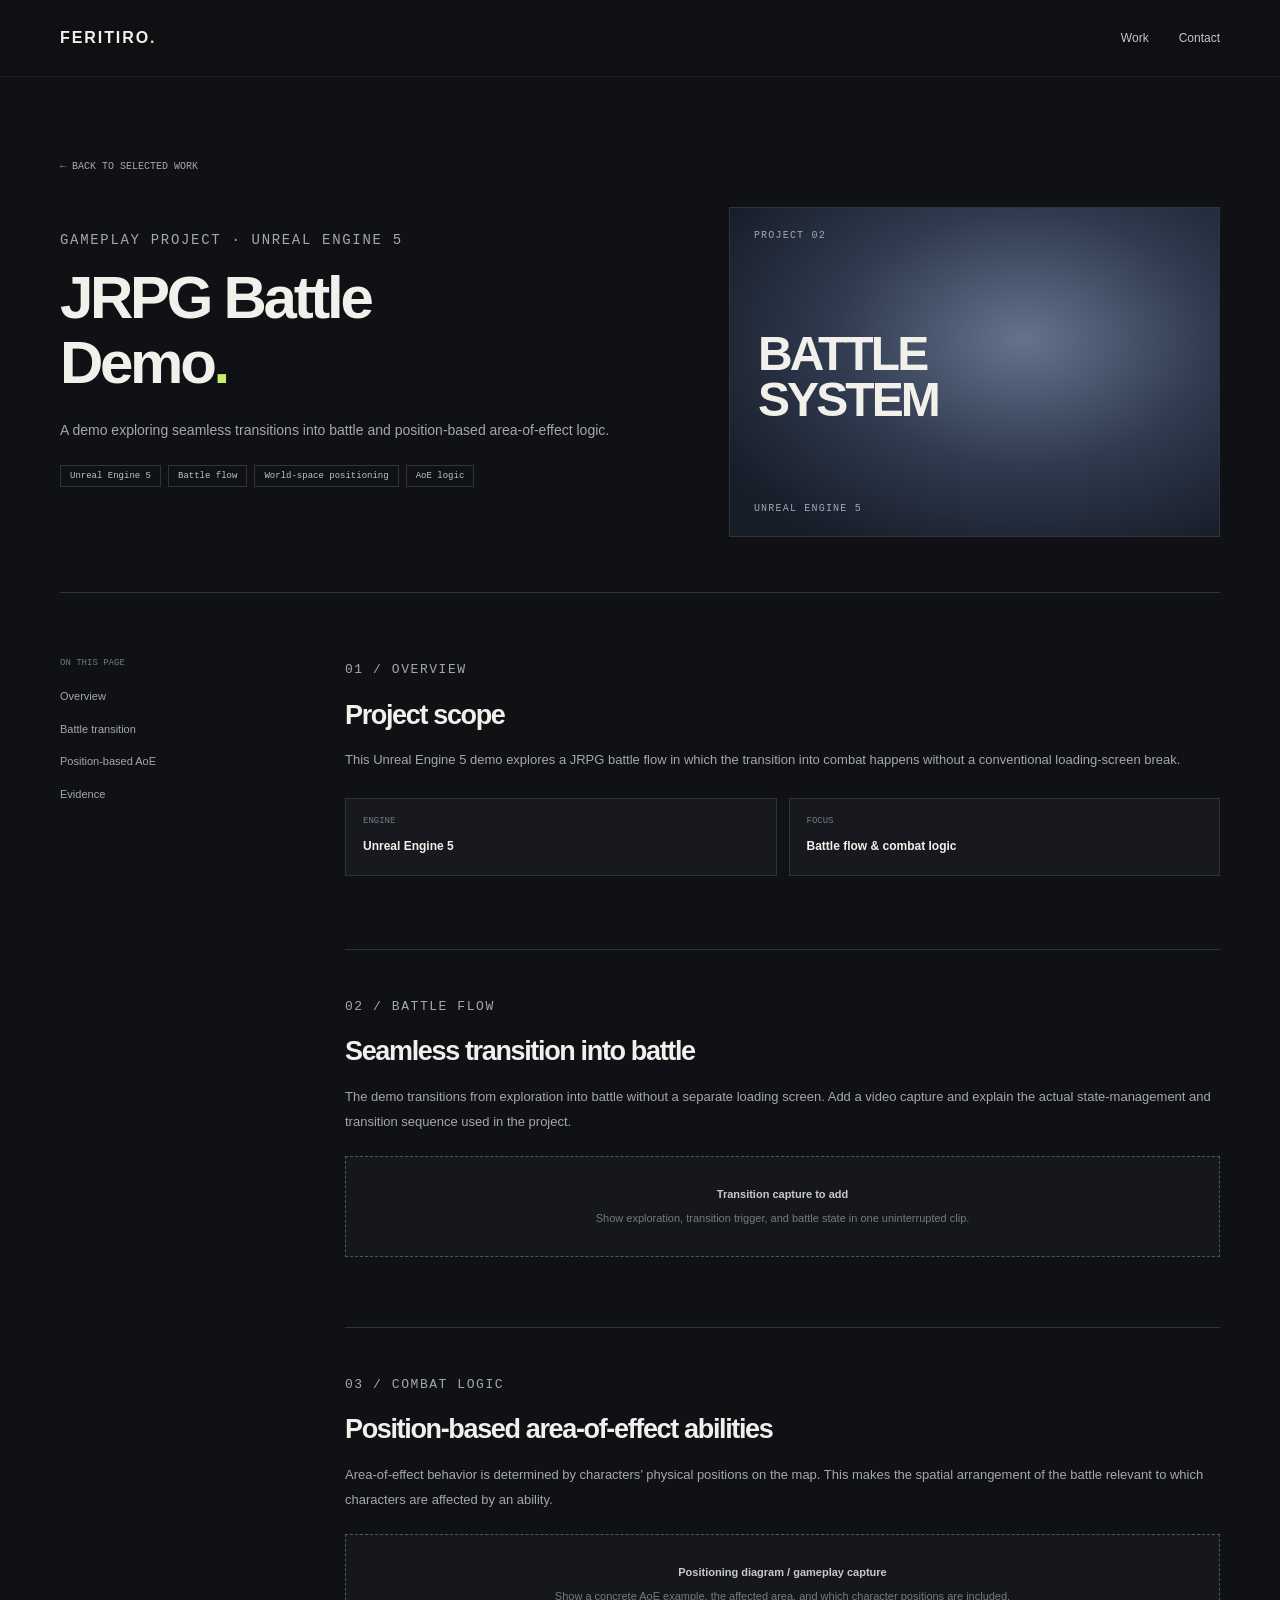
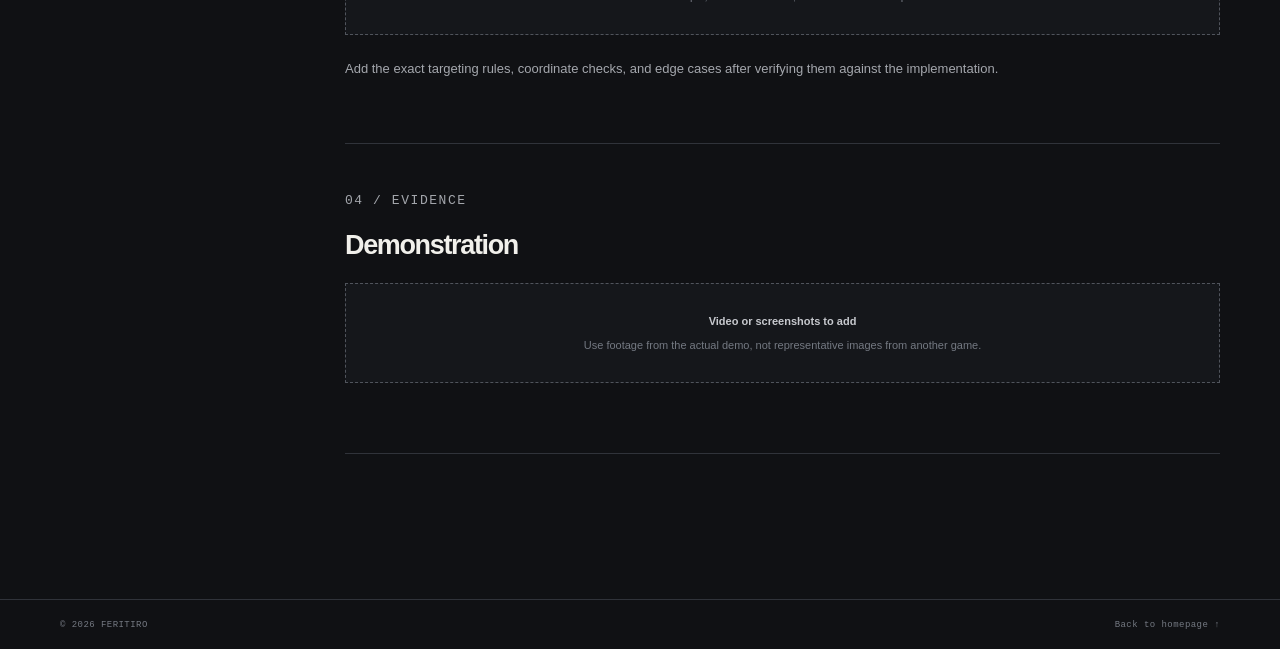
<file: projects/jrpg.html>
<!doctype html>
<html lang="en"><head><meta charset="utf-8"><meta name="viewport" content="width=device-width, initial-scale=1"><title>JRPG Battle Demo — Feritiro</title><link rel="stylesheet" href="../css/main.css"><script src="../js/main.js" defer></script></head><body><header class="site-header"><div class="container header-inner"><a class="wordmark" href="../index.html">FERITIRO<span>.</span></a><nav class="primary-nav"><a href="../index.html#work">Work</a><a href="../index.html#contact">Contact</a></nav></div></header><main class="container project-page"><a class="back-link" href="../index.html#work">← BACK TO SELECTED WORK</a><div class="project-hero"><div><p class="eyebrow">GAMEPLAY PROJECT · UNREAL ENGINE 5</p><h1>JRPG Battle<br>Demo<span class="accent">.</span></h1><p>A demo exploring seamless transitions into battle and position-based area-of-effect logic.</p><ul class="tag-list"><li>Unreal Engine 5</li><li>Battle flow</li><li>World-space positioning</li><li>AoE logic</li></ul></div><div class="project-hero-art" style="background:radial-gradient(ellipse at 60% 40%,#65728b,#303b50 45%,#171d29 85%)"><span class="visual-kicker">PROJECT 02</span><span class="visual-title">BATTLE<br>SYSTEM</span><span class="visual-bottom">UNREAL ENGINE 5</span></div></div><div class="case-grid"><aside class="case-sidebar"><span>ON THIS PAGE</span><a href="#overview">Overview</a><a href="#transition">Battle transition</a><a href="#positioning">Position-based AoE</a><a href="#evidence">Evidence</a></aside><div class="case-content"><section id="overview"><p class="eyebrow">01 / OVERVIEW</p><h2>Project scope</h2><p>This Unreal Engine 5 demo explores a JRPG battle flow in which the transition into combat happens without a conventional loading-screen break.</p><div class="fact-grid"><div class="fact"><span>ENGINE</span><strong>Unreal Engine 5</strong></div><div class="fact"><span>FOCUS</span><strong>Battle flow & combat logic</strong></div></div></section><section id="transition"><p class="eyebrow">02 / BATTLE FLOW</p><h2>Seamless transition into battle</h2><p>The demo transitions from exploration into battle without a separate loading screen. Add a video capture and explain the actual state-management and transition sequence used in the project.</p><div class="evidence-placeholder"><strong>Transition capture to add</strong>Show exploration, transition trigger, and battle state in one uninterrupted clip.</div></section><section id="positioning"><p class="eyebrow">03 / COMBAT LOGIC</p><h2>Position-based area-of-effect abilities</h2><p>Area-of-effect behavior is determined by characters’ physical positions on the map. This makes the spatial arrangement of the battle relevant to which characters are affected by an ability.</p><div class="evidence-placeholder"><strong>Positioning diagram / gameplay capture</strong>Show a concrete AoE example, the affected area, and which character positions are included.</div><p>Add the exact targeting rules, coordinate checks, and edge cases after verifying them against the implementation.</p></section><section id="evidence"><p class="eyebrow">04 / EVIDENCE</p><h2>Demonstration</h2><div class="evidence-placeholder"><strong>Video or screenshots to add</strong>Use footage from the actual demo, not representative images from another game.</div></section></div></div></main><footer class="site-footer"><div class="container footer-inner"><span>© <span id="year"></span> FERITIRO</span><a href="../index.html">Back to homepage ↑</a></div></footer></body></html>
</file>
<file: css/main.css>
@import url("projects.css");
:root{--bg:#101114;--panel:#17191e;--panel-2:#1d2026;--text:#f1f0eb;--muted:#a4a7ad;--dim:#747982;--line:#30333a;--accent:#c4f36b;--max:1160px;--mono:"DM Mono",monospace;--sans:"Manrope",Arial,sans-serif}
*{box-sizing:border-box}html{scroll-behavior:smooth;scroll-padding-top:90px}body{margin:0;background:var(--bg);color:var(--text);font-family:var(--sans);font-size:15px;line-height:1.7;-webkit-font-smoothing:antialiased}a{color:inherit;text-decoration:none}a:hover{color:var(--accent)}.container{width:min(var(--max),calc(100% - 48px));margin-inline:auto}.skip-link{position:absolute;left:-9999px;top:10px;background:var(--accent);color:#101114;padding:10px;z-index:100}.skip-link:focus{left:10px}.site-header{position:sticky;top:0;z-index:20;background:rgba(16,17,20,.9);backdrop-filter:blur(16px);border-bottom:1px solid rgba(255,255,255,.07)}.header-inner{height:76px;display:flex;align-items:center;justify-content:space-between}.wordmark{font-weight:800;letter-spacing:.12em;font-size:16px}.wordmark span,.accent{color:var(--accent)}.primary-nav{display:flex;align-items:center;gap:30px;font-size:12px;color:#c4c6ca}.nav-resume{border:1px solid var(--line);padding:8px 13px}.nav-toggle{display:none;background:none;border:0}.section{padding:104px 0}.hero{padding:92px 0 100px}.hero-grid{display:grid;grid-template-columns:1.2fr .8fr;gap:80px;align-items:center}.eyebrow,.meta-label,.aside-topline,.art-index,.art-label span,.visual-kicker,.visual-bottom{font:10px var(--mono);letter-spacing:.12em;color:var(--muted)}.eyebrow{margin:0 0 18px}.status-dot{display:inline-block;width:7px;height:7px;border-radius:50%;background:var(--accent);margin-right:9px;box-shadow:0 0 12px #c4f36b80}h1,h2,h3,p{margin-top:0}h1{font-size:clamp(42px,5.5vw,68px);line-height:1.08;letter-spacing:-.055em;margin-bottom:24px;font-weight:700}.muted{color:#858991}.hero-lede{color:#b2b5bb;max-width:620px;font-size:16px;line-height:1.9}.hero-actions{display:flex;align-items:center;gap:25px;margin:32px 0 55px}.button{display:inline-flex;gap:24px;align-items:center;padding:13px 18px;font-size:12px;font-weight:700}.button-primary{background:var(--accent);color:#11140c}.button-primary:hover{background:#d6ff8b;color:#11140c}.text-link,.arrow-link{font-size:12px;font-weight:700}.hero-meta{display:flex;gap:38px;border-top:1px solid var(--line);padding-top:22px}.hero-meta div{display:grid;gap:5px}.meta-label{font-size:9px}.hero-meta strong{font-size:11px;font-weight:600}.hero-aside{min-width:0}.aside-topline{display:flex;justify-content:space-between;margin-bottom:12px;font-size:9px}.hero-art{height:390px;position:relative;overflow:hidden;background:radial-gradient(ellipse at 70% 35%,#596b3a 0%,#293128 24%,#171b1a 57%,#121416 100%);border:1px solid #41483a}.art-grid{position:absolute;inset:0;background-image:linear-gradient(#d8f4a40d 1px,transparent 1px),linear-gradient(90deg,#d8f4a40d 1px,transparent 1px);background-size:36px 36px;transform:perspective(400px) rotateX(18deg) scale(1.4);transform-origin:bottom}.art-crosshair{position:absolute;top:34%;left:59%;font:30px var(--mono);color:var(--accent)}.art-label{position:absolute;left:26px;bottom:28px;display:grid;gap:8px}.art-label span{color:var(--accent)}.art-label strong{font-size:30px;line-height:1.05;letter-spacing:-.04em}.art-index{position:absolute;right:22px;top:22px}.aside-caption{font-size:11px;color:var(--dim);margin:12px 0}.arrow-link{display:inline-flex;gap:15px;align-items:center}.arrow-link span{color:var(--accent);font-size:17px}.section-heading{display:flex;justify-content:space-between;align-items:end;gap:50px;margin-bottom:48px}h2{font-size:clamp(32px,4vw,46px);letter-spacing:-.05em;line-height:1.1;margin:0}.section-intro{max-width:390px;color:var(--muted);font-size:13px;margin:0 0 4px}.work-section{background:#14161a}.project-feature{display:grid;grid-template-columns:1.1fr .9fr;gap:54px;align-items:center;padding-bottom:62px;border-bottom:1px solid var(--line)}.project-visual,.card-visual{position:relative;display:block;overflow:hidden;min-height:330px;background:#202b27;border:1px solid #3a463b}.visual-arpg{background:radial-gradient(ellipse at 64% 45%,#6e7542 0%,#333d2d 27%,#1c2522 62%,#131619 100%)}.visual-arpg:before,.visual-jrpg:before,.visual-fire:before{content:"";position:absolute;inset:0;background-image:linear-gradient(#fff1 1px,transparent 1px),linear-gradient(90deg,#fff1 1px,transparent 1px);background-size:42px 42px;opacity:.45}.visual-kicker{position:absolute;top:22px;left:24px}.visual-title{position:absolute;left:28px;top:50%;transform:translateY(-45%);font-size:clamp(36px,5vw,64px);line-height:.95;letter-spacing:-.06em;font-weight:800}.visual-bottom{position:absolute;bottom:22px;left:24px}.visual-orbit{position:absolute;width:240px;height:240px;border:1px solid #d5f58c66;border-radius:50%;right:9%;top:17%;box-shadow:0 0 0 28px #d5f58c0b,0 0 0 56px #d5f58c08}.project-info h3{font-size:25px;line-height:1.25;letter-spacing:-.04em;margin-bottom:15px}.project-info>p:not(.eyebrow),.card-body>p:not(.eyebrow){font-size:13px;color:var(--muted);line-height:1.85}.tag-list{display:flex;flex-wrap:wrap;gap:7px;padding:0;margin:22px 0 25px;list-style:none}.tag-list li{border:1px solid var(--line);padding:5px 9px;font:9px var(--mono);color:#c0c3c8}.project-grid{display:grid;grid-template-columns:1fr 1fr;gap:26px;padding-top:30px}.project-card{background:var(--bg);border:1px solid var(--line)}.card-visual{min-height:230px;border:0;border-bottom:1px solid var(--line)}.visual-jrpg{background:radial-gradient(ellipse at 65% 40%,#65728b,#303b50 38%,#171d29 82%)}.visual-fire{background:radial-gradient(ellipse at 70% 40%,#a45a32,#51352b 42%,#1d1b1c 82%)}.card-visual .visual-title{font-size:42px}.card-body{padding:25px}.card-body h3{font-size:20px;letter-spacing:-.035em;margin-bottom:9px}.card-body .arrow-link{margin-top:8px}.systems-section{background:var(--bg)}.systems-list{border-top:1px solid var(--line)}.system-row{display:grid;grid-template-columns:55px 1.1fr 1fr 24px;gap:20px;align-items:center;padding:23px 0;border-bottom:1px solid var(--line)}.system-number{font:11px var(--mono);color:var(--accent)}.system-name{font-size:15px;font-weight:700}.system-detail{font-size:11px;color:var(--dim)}.system-arrow{color:var(--accent)}.note{font-size:11px;color:var(--dim);margin-top:20px}.engineering-section{background:#14161a}.engineering-grid{display:grid;grid-template-columns:1fr 1fr;gap:18px}.engineering-card{padding:28px;background:var(--panel);border:1px solid var(--line)}.engineering-card h3{font-size:23px;margin-bottom:9px}.engineering-card>p:not(.eyebrow){font-size:13px;color:var(--muted);max-width:440px}.link-stack{display:flex;flex-wrap:wrap;gap:20px;margin-top:25px}.link-stack a{font-size:11px;font-weight:700;color:var(--accent)}.experience-layout{display:grid;grid-template-columns:.7fr 1.3fr;gap:100px}.experience-content{border-top:1px solid var(--line)}.experience-item{display:grid;grid-template-columns:110px 1fr;gap:20px;padding:22px 0;border-bottom:1px solid var(--line)}.experience-date{font:10px var(--mono);color:var(--accent);padding-top:5px}.experience-item h3{font-size:15px;margin-bottom:5px}.experience-item p{font-size:12px;color:var(--muted);margin:0}.contact-section{background:var(--accent);color:#151810;padding:80px 0}.contact-section .eyebrow,.contact-section .note{color:#424d30}.contact-section h2{font-size:clamp(38px,5vw,58px)}.contact-inner{display:flex;justify-content:space-between;align-items:center;gap:50px}.contact-links{width:min(340px,100%);display:grid}.contact-links>a{display:flex;justify-content:space-between;padding:12px 0;border-bottom:1px solid #4b5935;font-size:13px;font-weight:700}.contact-links>a:hover{color:#46552d}.contact-links .note{margin-bottom:0}.site-footer{border-top:1px solid var(--line);padding:20px 0;color:var(--dim);font:9px var(--mono);letter-spacing:.05em}.footer-inner{display:flex;justify-content:space-between;gap:20px}
@media(max-width:800px){.hero-grid{grid-template-columns:1fr;gap:48px}.hero-aside{max-width:620px}.section{padding:76px 0}.project-feature{grid-template-columns:1fr;gap:28px}.section-heading{display:block}.section-intro{margin-top:18px}.experience-layout{grid-template-columns:1fr;gap:35px}.contact-inner{align-items:flex-start;flex-direction:column}.contact-links{width:100%}}
@media(max-width:600px){.container{width:min(100% - 34px,var(--max))}.header-inner{height:65px}.nav-toggle{display:grid;gap:5px;padding:8px}.nav-toggle span{width:22px;height:1px;background:var(--text)}.primary-nav{display:none;position:absolute;top:65px;left:0;right:0;padding:20px 24px 25px;background:#15171b;border-bottom:1px solid var(--line);flex-direction:column;align-items:flex-start;gap:18px}.primary-nav.is-open{display:flex}.hero{padding:65px 0 75px}.hero-actions{margin:25px 0 38px}.hero-meta{gap:20px;flex-wrap:wrap}.hero-art{height:300px}.art-label strong{font-size:25px}.project-grid,.engineering-grid{grid-template-columns:1fr}.project-visual{min-height:260px}.card-visual{min-height:220px}.system-row{grid-template-columns:30px 1fr 20px;gap:12px}.system-detail{grid-column:2;grid-row:2}.system-arrow{grid-column:3;grid-row:1}.experience-item{grid-template-columns:82px 1fr;gap:12px}.footer-inner{flex-wrap:wrap}}
</file>
